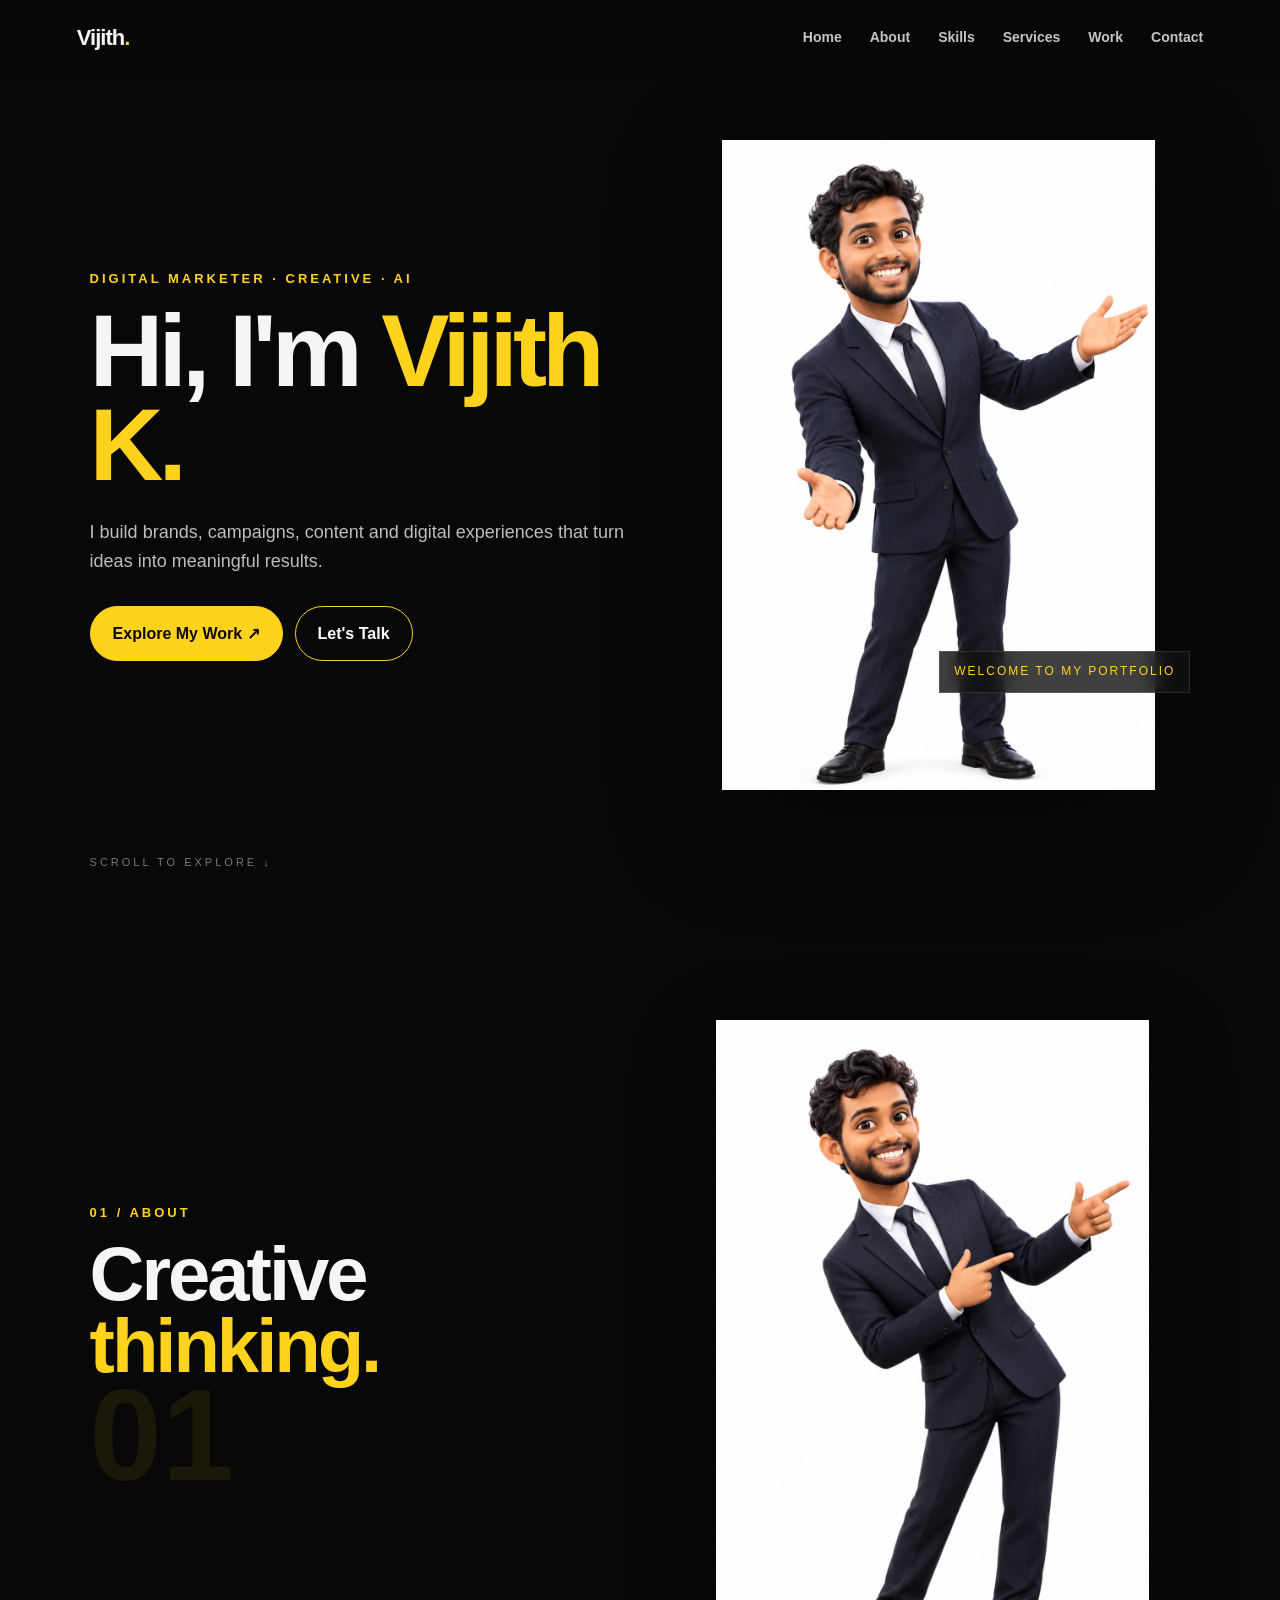
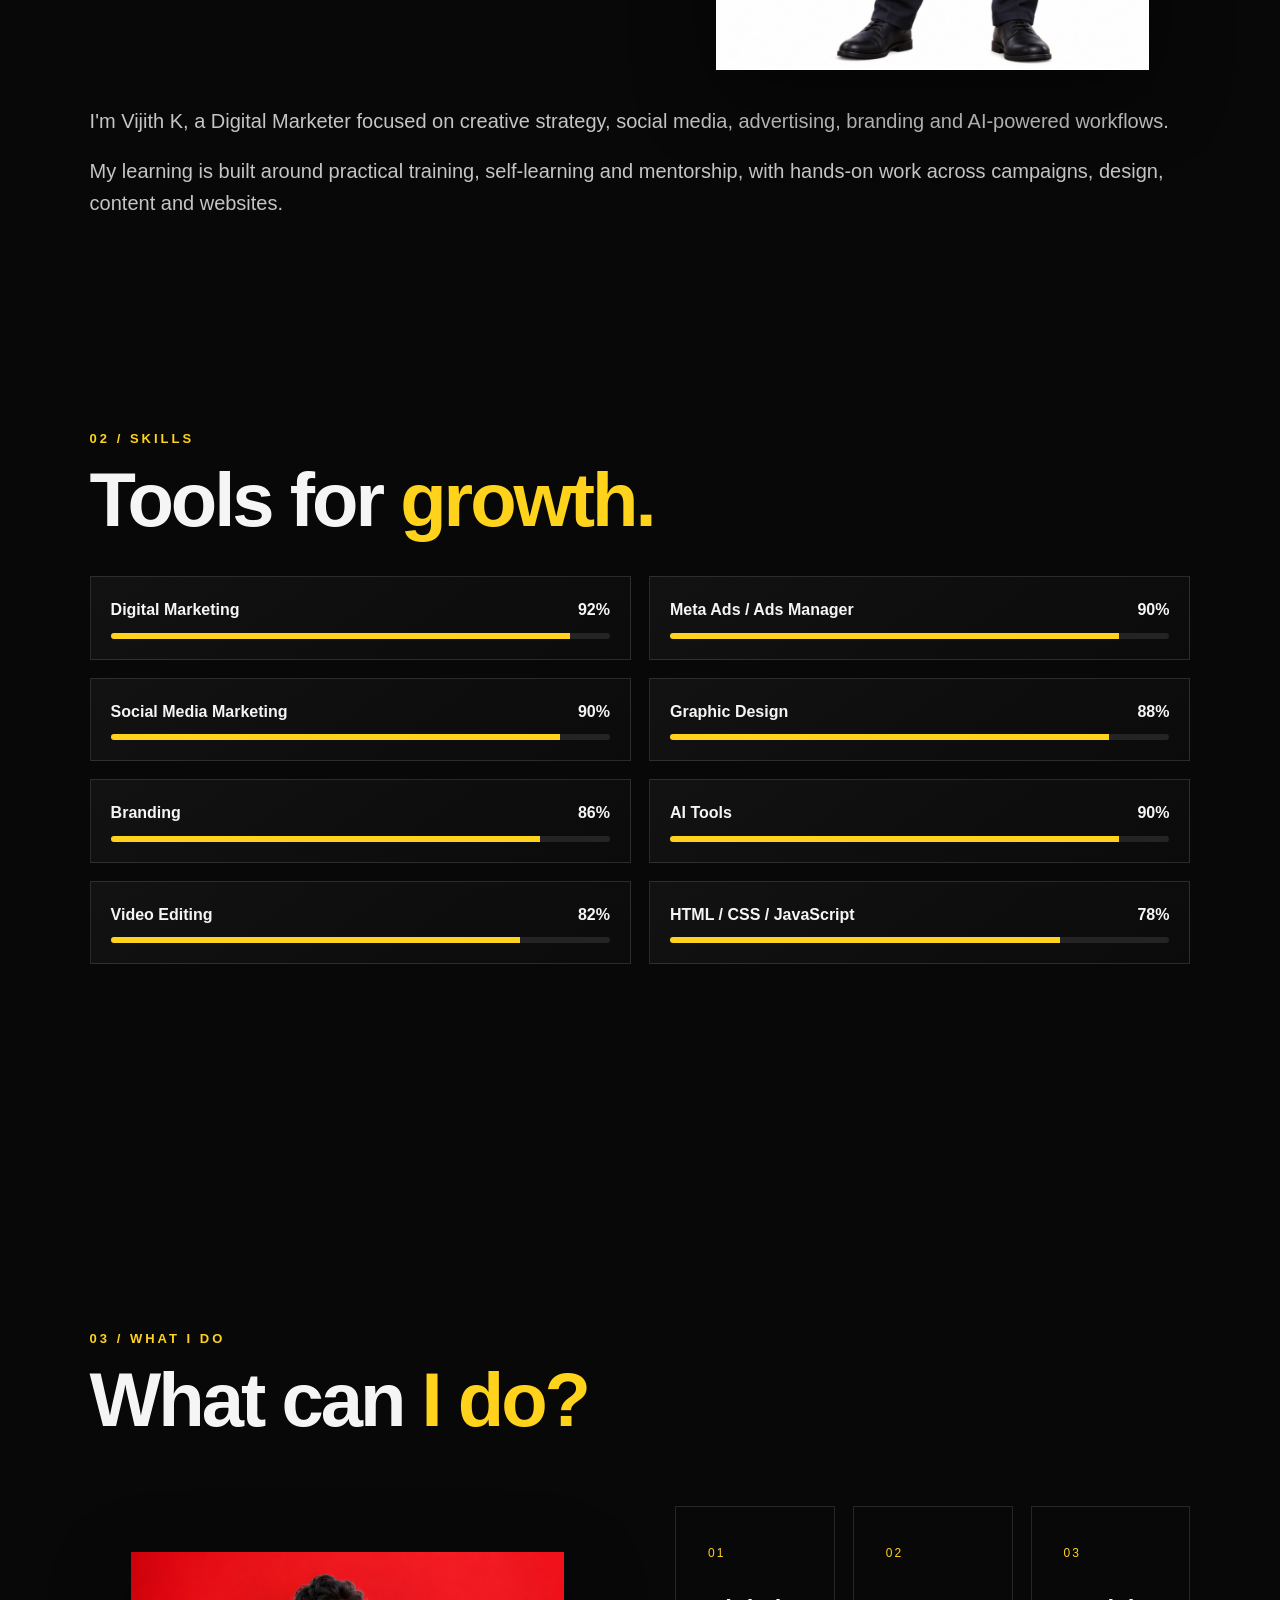
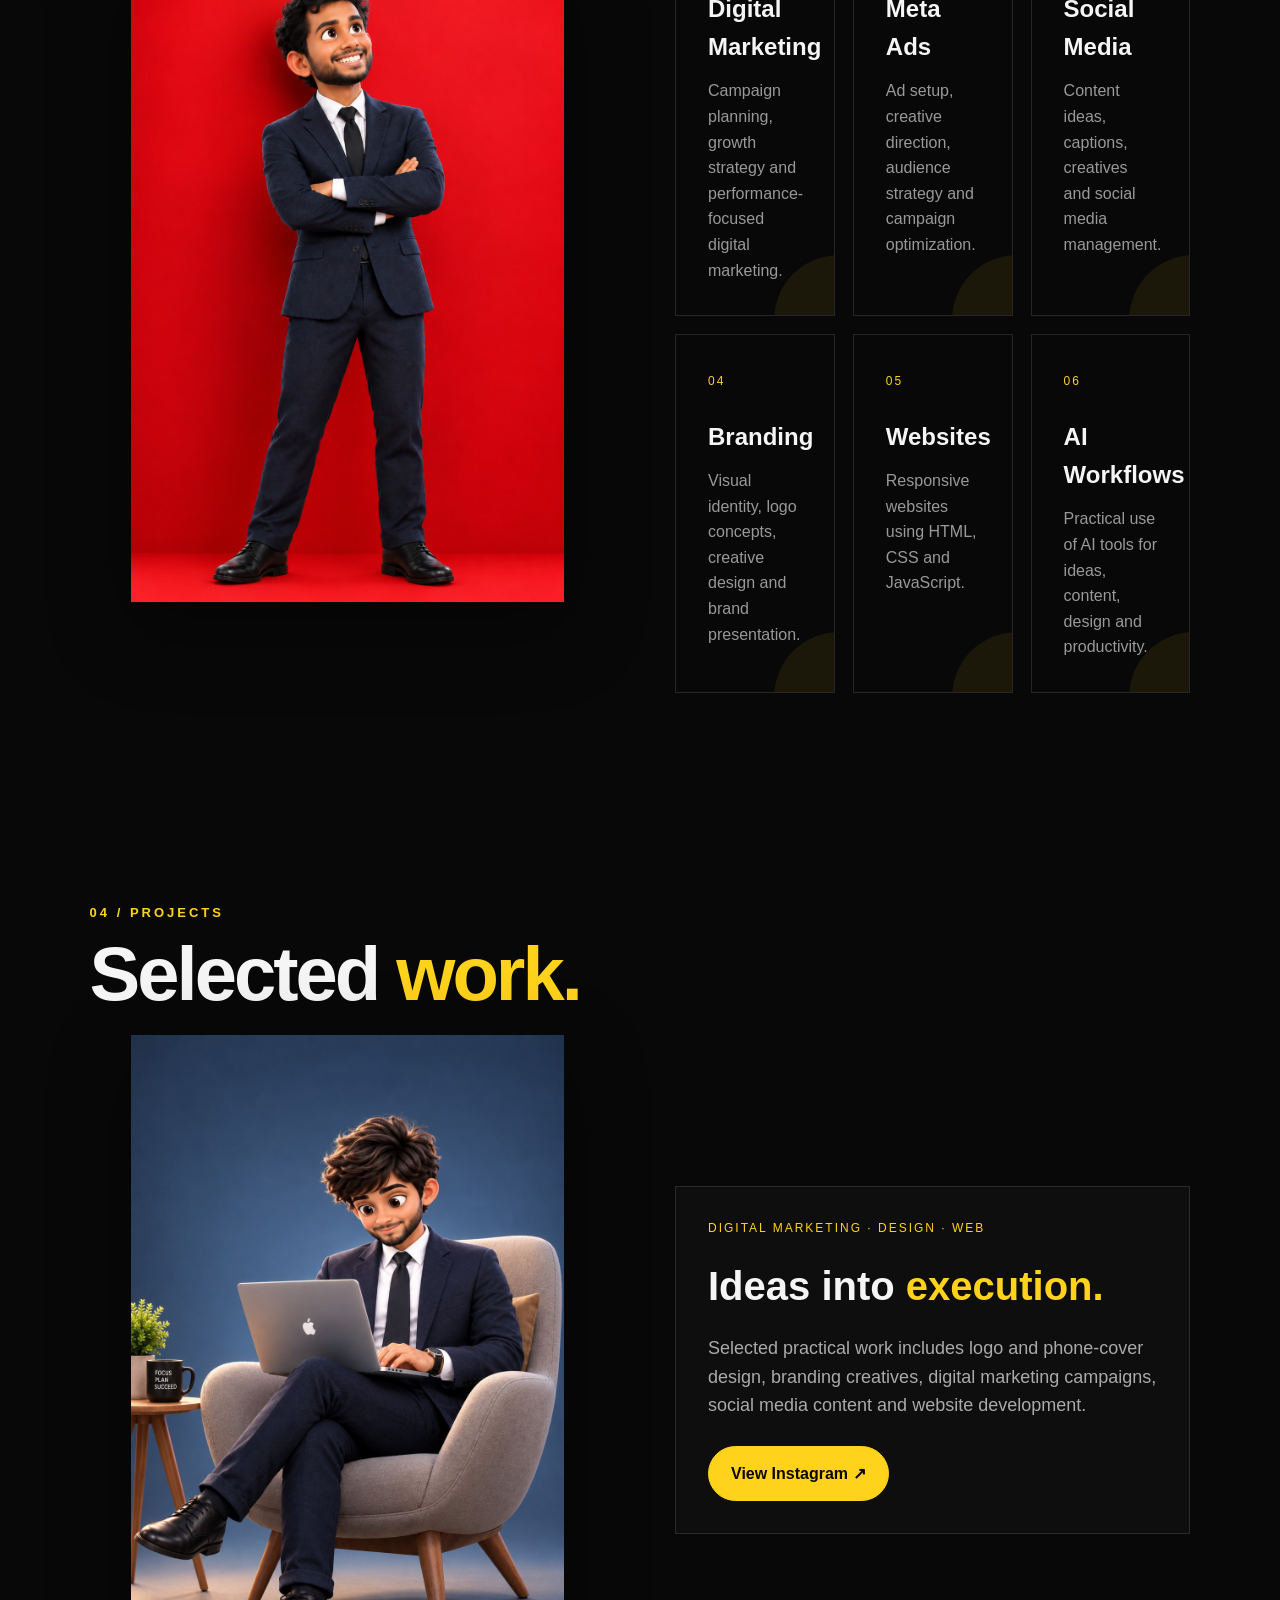
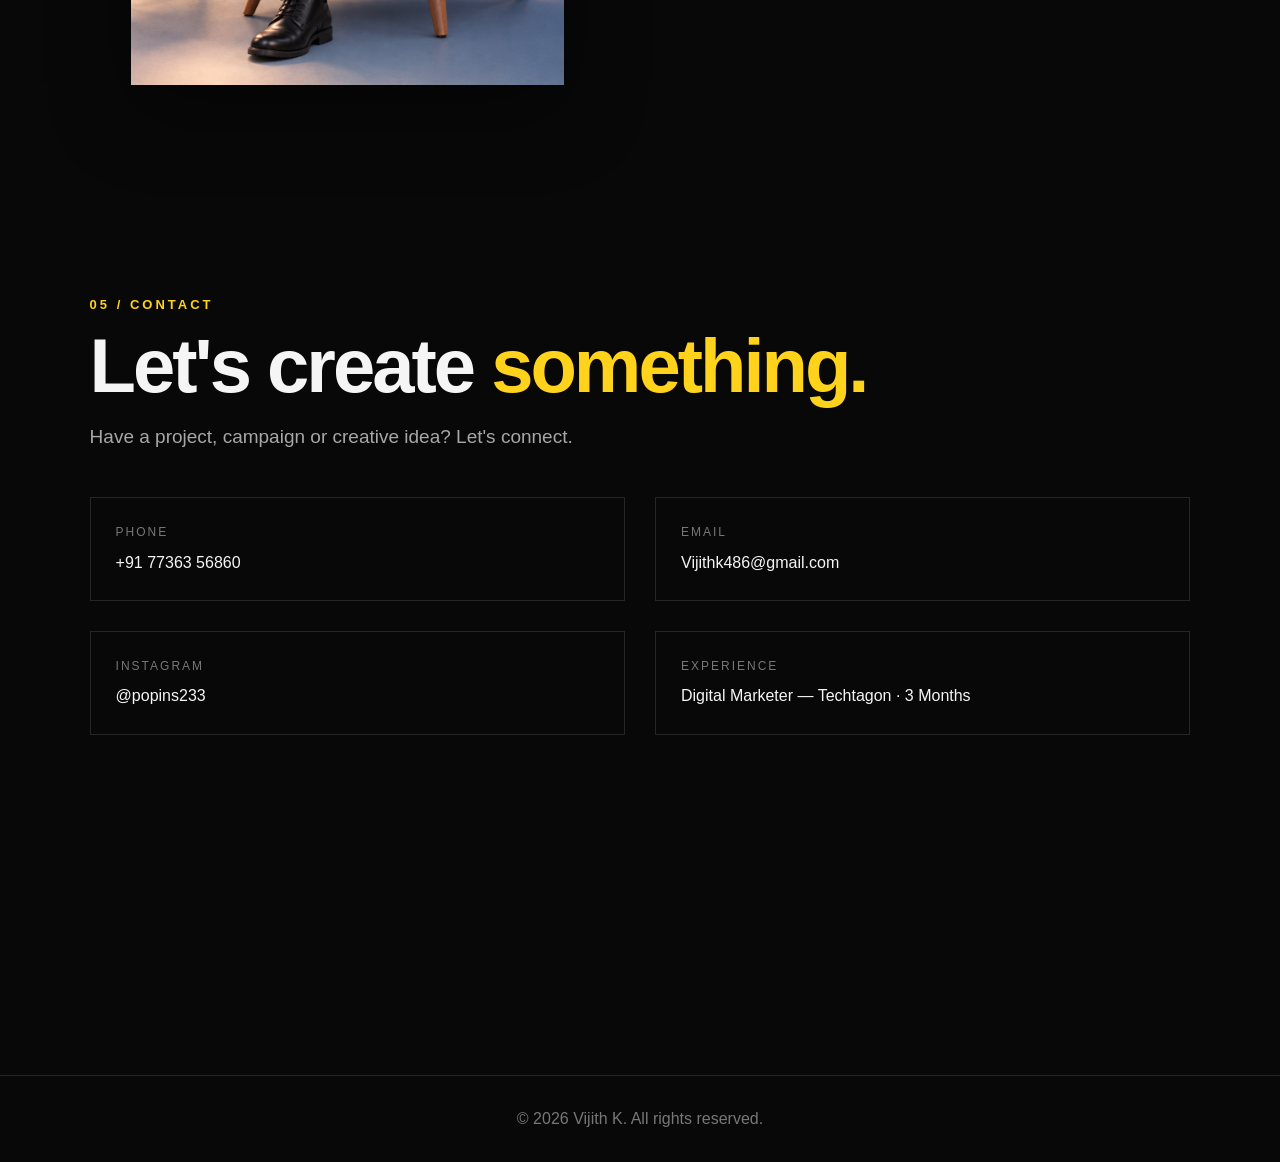
<file: index.html>
<!DOCTYPE html>
<html lang="en">
<head>
<meta charset="UTF-8">
<meta name="viewport" content="width=device-width, initial-scale=1.0">
<title>Vijith K — Digital Marketer</title>
<meta name="description" content="Vijith K — Digital Marketer, Creative Designer and AI-focused digital professional.">
<style>
:root{
  --bg:#080808;
  --panel:#111111;
  --text:#f5f5f5;
  --muted:#a7a7a7;
  --yellow:#ffd21c;
  --line:rgba(255,255,255,.12);
}
*{box-sizing:border-box;margin:0;padding:0}
html{scroll-behavior:smooth}
body{
  background:var(--bg); color:var(--text); font-family:Inter,Arial,sans-serif;
  overflow-x:hidden; line-height:1.6;
}
a{color:inherit;text-decoration:none}
.nav{
  position:fixed;top:0;left:0;width:100%;z-index:50;
  display:flex;justify-content:space-between;align-items:center;
  padding:20px 6%;background:rgba(8,8,8,.72);backdrop-filter:blur(14px);
  border-bottom:1px solid transparent;transition:.3s;
}
.nav.scrolled{border-color:var(--line)}
.logo{font-size:22px;font-weight:900;letter-spacing:-1px}
.logo span{color:var(--yellow)}
.navlinks{display:flex;gap:28px;font-weight:700;font-size:14px}
.navlinks a{opacity:.8;transition:.25s}
.navlinks a:hover{opacity:1;color:var(--yellow)}
.menu{display:none;background:none;border:0;color:#fff;font-size:28px}
section{min-height:100vh;padding:120px 7% 90px;position:relative}
.container{max-width:1200px;margin:auto}
.kicker{color:var(--yellow);font-size:13px;letter-spacing:3px;text-transform:uppercase;font-weight:800;margin-bottom:14px}
h1{font-size:clamp(48px,8vw,104px);line-height:.92;letter-spacing:-5px}
h2{font-size:clamp(42px,6vw,76px);line-height:.95;letter-spacing:-3px}
h3{font-size:24px}
.yellow{color:var(--yellow)}
.muted{color:var(--muted)}
.btn{
  display:inline-flex;align-items:center;gap:10px;padding:14px 22px;
  border:1px solid var(--yellow);background:var(--yellow);color:#080808;
  font-weight:900;border-radius:999px;transition:.3s;
}
.btn:hover{transform:translateY(-4px);box-shadow:0 15px 35px rgba(255,210,28,.18)}
.btn.ghost{background:transparent;color:#fff}
.hero{display:flex;align-items:center;min-height:100vh;padding-top:120px}
.heroGrid{display:grid;grid-template-columns:1.05fr .95fr;gap:40px;align-items:center;width:100%}
.heroCopy{position:relative;z-index:2}
.heroCopy p{max-width:640px;color:#bdbdbd;font-size:18px;margin:26px 0 30px}
.heroButtons{display:flex;gap:12px;flex-wrap:wrap}
.heroVisual{height:650px;position:relative;display:flex;align-items:flex-end;justify-content:center}
.person{
  height:100%;max-width:100%;object-fit:contain;object-position:center bottom;
  filter:drop-shadow(0 30px 55px rgba(0,0,0,.45));
  transform:translateX(80px);opacity:0;
  animation:welcomeIn 1.3s cubic-bezier(.2,.8,.2,1) .2s forwards, heroFloat 5s ease-in-out 1.7s infinite;
}
.heroVisual:before{
  content:"";position:absolute;width:390px;height:390px;border-radius:50%;
  background:radial-gradient(circle,rgba(255,210,28,.20),transparent 68%);
  right:10%;top:16%;animation:pulse 4s ease-in-out infinite;
}
.sideTag{
  position:absolute;right:0;bottom:15%;padding:10px 14px;border:1px solid var(--line);
  background:rgba(17,17,17,.8);backdrop-filter:blur(10px);font-size:12px;
  letter-spacing:2px;text-transform:uppercase;color:var(--yellow);z-index:2;
  animation:tagFloat 4s ease-in-out infinite;
}
.scrollHint{position:absolute;bottom:28px;left:7%;font-size:11px;letter-spacing:3px;color:#777}
.aboutGrid,.split{display:grid;grid-template-columns:1fr 1fr;gap:70px;align-items:center}
.aboutText{font-size:20px;color:#c5c5c5}
.aboutText p+p{margin-top:18px}
.bigNumber{font-size:130px;font-weight:900;color:rgba(255,210,28,.08);line-height:.8}
.skills{display:grid;grid-template-columns:1fr 1fr;gap:18px;margin-top:40px}
.skill{padding:20px;border:1px solid var(--line);background:linear-gradient(145deg,#121212,#0b0b0b);transition:.3s}
.skill:hover{transform:translateY(-6px);border-color:rgba(255,210,28,.55)}
.skillTop{display:flex;justify-content:space-between;margin-bottom:10px;font-weight:800}
.bar{height:6px;background:#242424;border-radius:10px;overflow:hidden}
.fill{height:100%;width:0;background:var(--yellow);transition:width 1.3s ease}
.services{display:grid;grid-template-columns:repeat(3,1fr);gap:18px;margin-top:45px}
.service{padding:32px;border:1px solid var(--line);min-height:220px;position:relative;overflow:hidden;transition:.35s}
.service:after{content:"";position:absolute;width:130px;height:130px;background:var(--yellow);border-radius:50%;right:-70px;bottom:-70px;opacity:.08}
.service:hover{transform:translateY(-8px);border-color:var(--yellow)}
.serviceNo{font-size:12px;color:var(--yellow);letter-spacing:2px}
.service h3{margin:25px 0 12px}
.service p{color:#999}
.creativeVisual,.whatVisual,.projectVisual{position:relative;min-height:560px;display:flex;justify-content:center;align-items:center}
.creativeVisual img,.whatVisual img,.projectVisual img{
  width:min(100%,520px);max-height:650px;object-fit:contain;
  filter:drop-shadow(0 25px 40px rgba(0,0,0,.45));
}
.creativeVisual img{transform:translateX(-100px) rotate(-5deg);opacity:0}
.whatVisual img{transform:translateX(100px) scale(.9);opacity:0}
.projectVisual img{transform:translateY(80px) scale(.9);opacity:0}
.section.show .creativeVisual img{animation:creativeIn 1.2s cubic-bezier(.2,.8,.2,1) forwards, creativeFloat 5s ease-in-out 1.2s infinite}
.section.show .whatVisual img{animation:whatIn 1.15s cubic-bezier(.2,.8,.2,1) forwards, whatFloat 4.5s ease-in-out 1.2s infinite}
.section.show .projectVisual img{animation:projectIn 1.1s cubic-bezier(.2,.8,.2,1) forwards}
.visualGlow{position:absolute;width:360px;height:360px;border-radius:50%;background:radial-gradient(circle,rgba(255,210,28,.18),transparent 68%);z-index:-1}
.projectCard{border:1px solid var(--line);background:#0e0e0e;padding:32px}
.projectCard .projectMeta{color:var(--yellow);font-size:12px;letter-spacing:2px;text-transform:uppercase}
.projectCard h3{font-size:40px;margin:16px 0}
.projectCard p{color:#aaa;font-size:18px}
.contactBox{display:grid;grid-template-columns:1fr 1fr;gap:30px;margin-top:45px}
.contactItem{padding:25px;border:1px solid var(--line);transition:.3s}
.contactItem:hover{border-color:var(--yellow);transform:translateY(-4px)}
.contactItem span{display:block;color:#777;font-size:12px;letter-spacing:2px;text-transform:uppercase;margin-bottom:7px}
footer{padding:30px 7%;border-top:1px solid var(--line);color:#777;text-align:center}
.reveal{opacity:0;transform:translateY(45px);transition:opacity .8s ease,transform .8s ease}
.reveal.show{opacity:1;transform:none}
@keyframes welcomeIn{to{transform:translateX(0);opacity:1}}
@keyframes heroFloat{0%,100%{transform:translateY(0)}50%{transform:translateY(-10px)}}
@keyframes creativeIn{to{transform:translateX(0) rotate(0);opacity:1}}
@keyframes creativeFloat{0%,100%{transform:translateY(0)}50%{transform:translateY(-12px) rotate(1deg)}}
@keyframes whatIn{to{transform:translateX(0) scale(1);opacity:1}}
@keyframes whatFloat{0%,100%{transform:translateY(0)}50%{transform:translateY(-9px)}}
@keyframes projectIn{to{transform:translateY(0) scale(1);opacity:1}}
@keyframes pulse{0%,100%{transform:scale(.9);opacity:.55}50%{transform:scale(1.08);opacity:1}}
@keyframes tagFloat{0%,100%{transform:translateY(0)}50%{transform:translateY(-8px)}}
@media(max-width:850px){
  .navlinks{display:none;position:absolute;top:72px;left:0;width:100%;padding:20px 7%;background:#090909;flex-direction:column;gap:18px;border-bottom:1px solid var(--line)}
  .navlinks.open{display:flex}.menu{display:block}
  section{padding:105px 6% 75px}.heroGrid,.aboutGrid,.split{grid-template-columns:1fr}
  .heroVisual{height:520px;order:-1}.heroCopy{text-align:left}
  .skills,.services,.contactBox{grid-template-columns:1fr}
  .creativeVisual,.whatVisual,.projectVisual{min-height:430px}
  .bigNumber{font-size:90px}
}
@media(max-width:520px){
  h1{letter-spacing:-3px}.heroVisual{height:440px}
  .heroCopy p{font-size:16px}.btn{padding:12px 17px}
  .creativeVisual img,.whatVisual img,.projectVisual img{max-height:470px}
}
</style>
</head>
<body>

<nav class="nav" id="nav">
  <a class="logo" href="#home">Vijith<span>.</span></a>
  <div class="navlinks" id="navlinks">
    <a href="#home">Home</a><a href="#about">About</a><a href="#skills">Skills</a>
    <a href="#services">Services</a><a href="#work">Work</a><a href="#contact">Contact</a>
  </div>
  <button class="menu" id="menu" aria-label="Menu">☰</button>
</nav>

<section class="hero section" id="home">
  <div class="container heroGrid">
    <div class="heroCopy reveal">
      <div class="kicker">Digital Marketer · Creative · AI</div>
      <h1>Hi, I'm <span class="yellow">Vijith K.</span></h1>
      <p>I build brands, campaigns, content and digital experiences that turn ideas into meaningful results.</p>
      <div class="heroButtons">
        <a class="btn" href="#work">Explore My Work ↗</a>
        <a class="btn ghost" href="#contact">Let's Talk</a>
      </div>
    </div>
    <div class="heroVisual">
      <div class="visualGlow"></div>
      <img class="person" src="assets/welcome.jpg" alt="Vijith welcome illustration">
      <div class="sideTag">Welcome to my portfolio</div>
    </div>
  </div>
  <div class="scrollHint">SCROLL TO EXPLORE ↓</div>
</section>

<section class="section" id="about">
  <div class="container aboutGrid">
    <div class="reveal">
      <div class="kicker">01 / About</div>
      <h2>Creative <span class="yellow">thinking.</span></h2>
      <div class="bigNumber">01</div>
    </div>
    <div class="creativeVisual">
      <div class="visualGlow"></div>
      <img src="assets/creative-thinking.png" alt="Creative thinking illustration">
    </div>
  </div>
  <div class="container" style="margin-top:35px">
    <div class="aboutText reveal">
      <p>I'm Vijith K, a Digital Marketer focused on creative strategy, social media, advertising, branding and AI-powered workflows.</p>
      <p>My learning is built around practical training, self-learning and mentorship, with hands-on work across campaigns, design, content and websites.</p>
    </div>
  </div>
</section>

<section class="section" id="skills">
  <div class="container">
    <div class="reveal">
      <div class="kicker">02 / Skills</div>
      <h2>Tools for <span class="yellow">growth.</span></h2>
    </div>
    <div class="skills">
      <div class="skill reveal"><div class="skillTop"><span>Digital Marketing</span><span>92%</span></div><div class="bar"><div class="fill" data-width="92%"></div></div></div>
      <div class="skill reveal"><div class="skillTop"><span>Meta Ads / Ads Manager</span><span>90%</span></div><div class="bar"><div class="fill" data-width="90%"></div></div></div>
      <div class="skill reveal"><div class="skillTop"><span>Social Media Marketing</span><span>90%</span></div><div class="bar"><div class="fill" data-width="90%"></div></div></div>
      <div class="skill reveal"><div class="skillTop"><span>Graphic Design</span><span>88%</span></div><div class="bar"><div class="fill" data-width="88%"></div></div></div>
      <div class="skill reveal"><div class="skillTop"><span>Branding</span><span>86%</span></div><div class="bar"><div class="fill" data-width="86%"></div></div></div>
      <div class="skill reveal"><div class="skillTop"><span>AI Tools</span><span>90%</span></div><div class="bar"><div class="fill" data-width="90%"></div></div></div>
      <div class="skill reveal"><div class="skillTop"><span>Video Editing</span><span>82%</span></div><div class="bar"><div class="fill" data-width="82%"></div></div></div>
      <div class="skill reveal"><div class="skillTop"><span>HTML / CSS / JavaScript</span><span>78%</span></div><div class="bar"><div class="fill" data-width="78%"></div></div></div>
    </div>
  </div>
</section>

<section class="section" id="services">
  <div class="container">
    <div class="reveal">
      <div class="kicker">03 / What I Do</div>
      <h2>What can <span class="yellow">I do?</span></h2>
    </div>
    <div class="split" style="margin-top:25px">
      <div class="whatVisual">
        <div class="visualGlow"></div>
        <img src="assets/what-i-do.png" alt="What I do illustration">
      </div>
      <div class="services">
        <div class="service reveal"><span class="serviceNo">01</span><h3>Digital Marketing</h3><p>Campaign planning, growth strategy and performance-focused digital marketing.</p></div>
        <div class="service reveal"><span class="serviceNo">02</span><h3>Meta Ads</h3><p>Ad setup, creative direction, audience strategy and campaign optimization.</p></div>
        <div class="service reveal"><span class="serviceNo">03</span><h3>Social Media</h3><p>Content ideas, captions, creatives and social media management.</p></div>
        <div class="service reveal"><span class="serviceNo">04</span><h3>Branding</h3><p>Visual identity, logo concepts, creative design and brand presentation.</p></div>
        <div class="service reveal"><span class="serviceNo">05</span><h3>Websites</h3><p>Responsive websites using HTML, CSS and JavaScript.</p></div>
        <div class="service reveal"><span class="serviceNo">06</span><h3>AI Workflows</h3><p>Practical use of AI tools for ideas, content, design and productivity.</p></div>
      </div>
    </div>
  </div>
</section>

<section class="section" id="work">
  <div class="container">
    <div class="reveal">
      <div class="kicker">04 / Projects</div>
      <h2>Selected <span class="yellow">work.</span></h2>
    </div>
    <div class="split" style="margin-top:25px">
      <div class="projectVisual">
        <div class="visualGlow"></div>
        <img src="assets/project.jpg" alt="Vijith working on a project">
      </div>
      <div class="projectCard reveal">
        <div class="projectMeta">Digital Marketing · Design · Web</div>
        <h3>Ideas into <span class="yellow">execution.</span></h3>
        <p>Selected practical work includes logo and phone-cover design, branding creatives, digital marketing campaigns, social media content and website development.</p>
        <br>
        <a class="btn" href="https://www.instagram.com/popins233/" target="_blank" rel="noopener">View Instagram ↗</a>
      </div>
    </div>
  </div>
</section>

<section class="section" id="contact">
  <div class="container">
    <div class="reveal">
      <div class="kicker">05 / Contact</div>
      <h2>Let's create <span class="yellow">something.</span></h2>
      <p class="muted" style="font-size:19px;margin-top:20px">Have a project, campaign or creative idea? Let's connect.</p>
    </div>
    <div class="contactBox">
      <a class="contactItem reveal" href="tel:+917736356860"><span>Phone</span>+91 77363 56860</a>
      <a class="contactItem reveal" href="mailto:Vijithk486@gmail.com"><span>Email</span>Vijithk486@gmail.com</a>
      <a class="contactItem reveal" href="https://www.instagram.com/popins233/" target="_blank" rel="noopener"><span>Instagram</span>@popins233</a>
      <div class="contactItem reveal"><span>Experience</span>Digital Marketer — Techtagon · 3 Months</div>
    </div>
  </div>
</section>

<footer>© 2026 Vijith K. All rights reserved.</footer>

<script>
const nav=document.getElementById('nav');
const menu=document.getElementById('menu');
const navlinks=document.getElementById('navlinks');

menu.addEventListener('click',()=>navlinks.classList.toggle('open'));
navlinks.querySelectorAll('a').forEach(a=>a.addEventListener('click',()=>navlinks.classList.remove('open')));
window.addEventListener('scroll',()=>nav.classList.toggle('scrolled',scrollY>20));

const observer=new IntersectionObserver((entries)=>{
  entries.forEach(entry=>{
    if(entry.isIntersecting){
      entry.target.classList.add('show');
      entry.target.querySelectorAll?.('.fill').forEach(fill=>{
        setTimeout(()=>fill.style.width=fill.dataset.width,250);
      });
      entry.target.querySelectorAll?.('.skill .fill').forEach(fill=>{
        setTimeout(()=>fill.style.width=fill.dataset.width,350);
      });
      observer.unobserve(entry.target);
    }
  });
},{threshold:.16});

document.querySelectorAll('.reveal,.section').forEach(el=>observer.observe(el));
</script>
</body>
</html>
</file>
